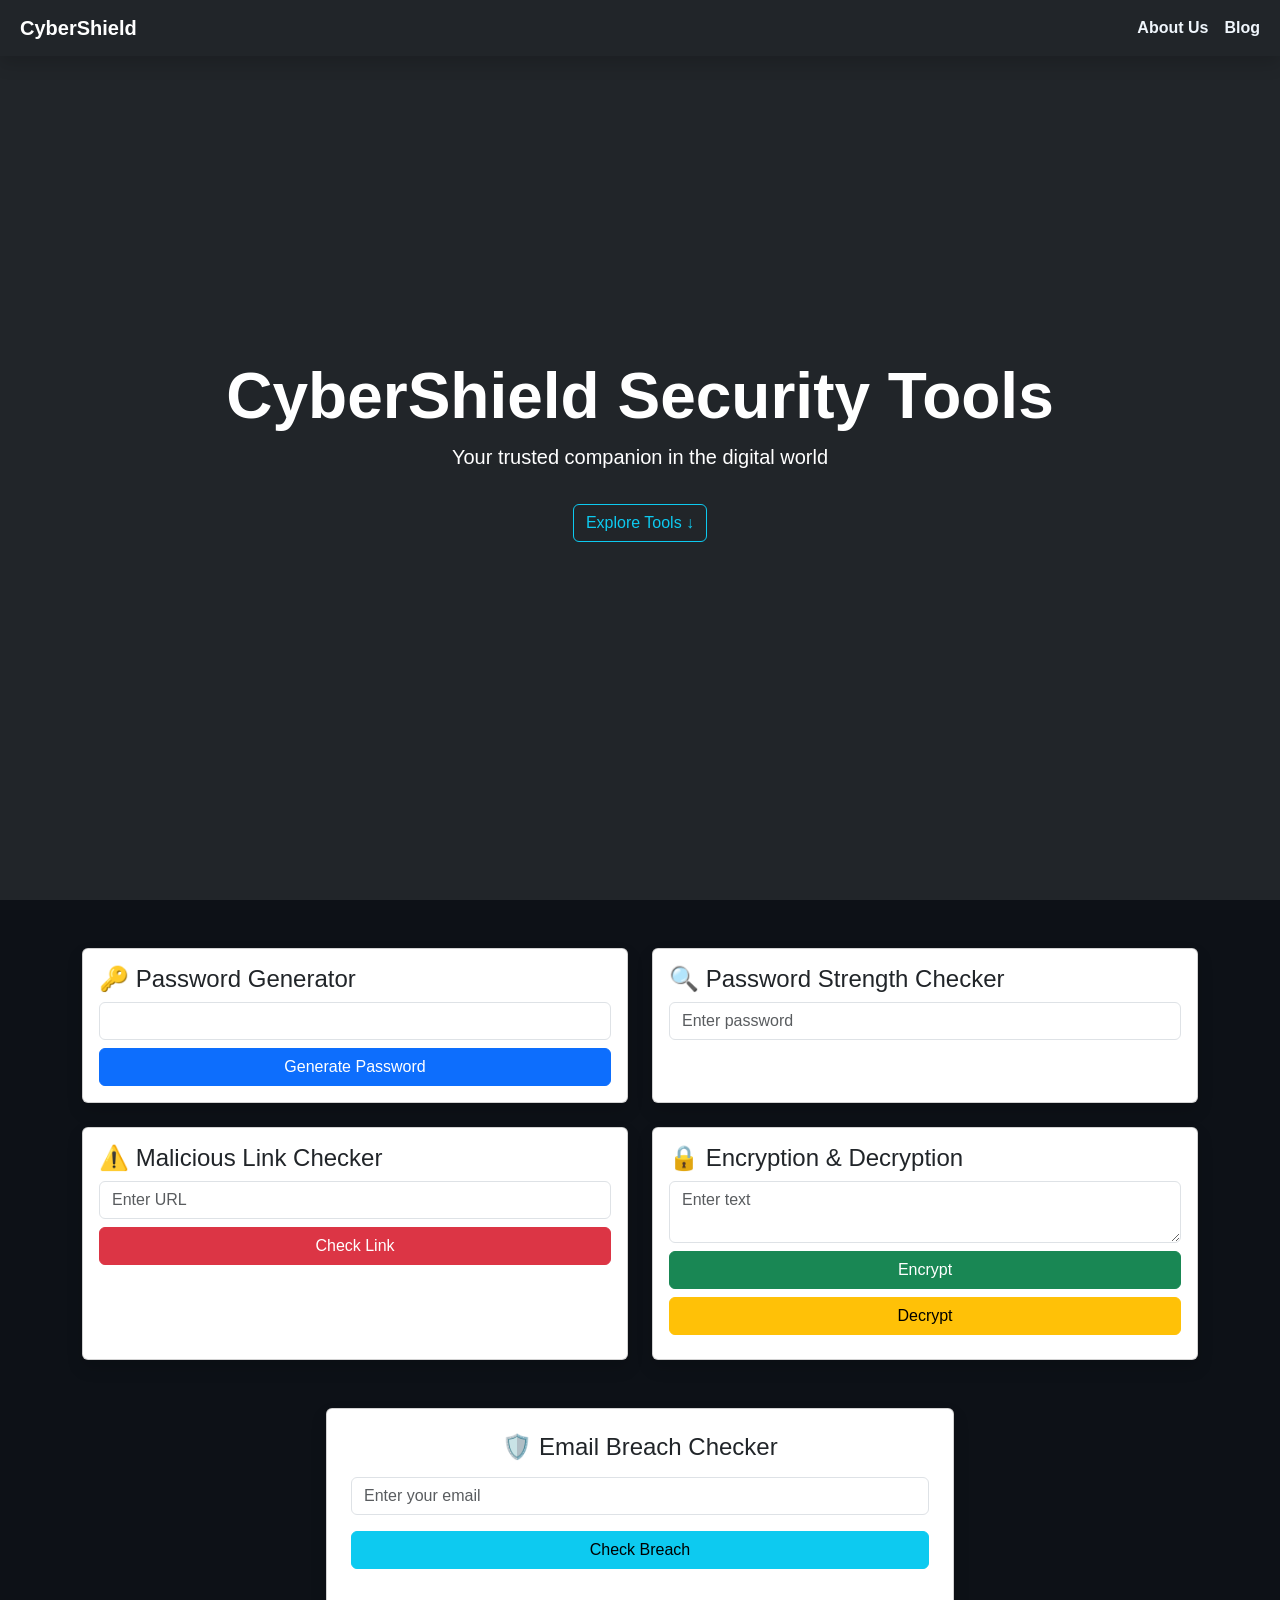
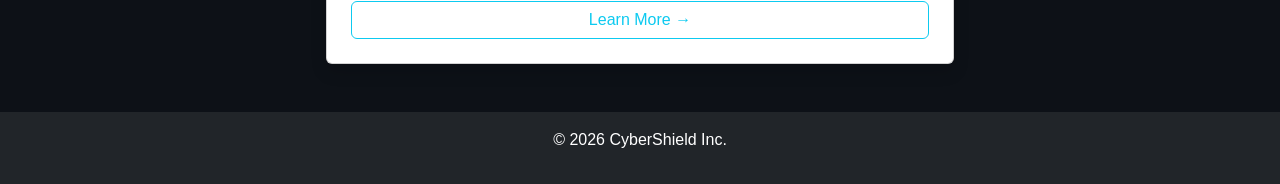
<file: index.html>
<!DOCTYPE html>
<html lang="en">
<head>
  <meta charset="UTF-8">
  <title>CyberShield Website</title>
  <meta name="viewport" content="width=device-width, initial-scale=1">
  <!-- Bootstrap -->
  <link href="https://cdn.jsdelivr.net/npm/bootstrap@5.3.2/dist/css/bootstrap.min.css" rel="stylesheet">
  <link rel="stylesheet" href="style.css">
</head>
<body>

<!-- Navbar -->
<nav class="navbar navbar-expand-lg navbar-dark bg-dark fixed-top shadow">
  <div class="container-fluid">
    <a class="navbar-brand ms-2 fw-bold" href="index.html">CyberShield</a>
    <button class="navbar-toggler" type="button" data-bs-toggle="collapse" data-bs-target="#navbarNav"
      aria-controls="navbarNav" aria-expanded="false" aria-label="Toggle navigation">
      <span class="navbar-toggler-icon"></span>
    </button>
    <div class="collapse navbar-collapse" id="navbarNav">
      <ul class="navbar-nav ms-auto">
        <li class="nav-item"><a class="nav-link" href="about.html">About Us</a></li>
        <li class="nav-item"><a class="nav-link" href="blog.html">Blog</a></li>
      </ul>
    </div>
  </div>
</nav>

<!-- Hero -->
<header class="bg-dark text-white text-center d-flex flex-column justify-content-center align-items-center vh-100">
  <h1 class="display-3 fw-bold fade-in">CyberShield Security Tools</h1>
  <p class="lead fade-in">Your trusted companion in the digital world</p>
  <a href="#tools" class="btn btn-outline-info mt-3">Explore Tools ↓</a>
</header>

<!-- Tools Section -->
<div id="tools" class="container my-5">
  <div class="row g-4">
    <!-- Password Generator -->
    <div class="col-md-6 fade-in">
      <div class="card p-3 shadow h-100">
        <h4>🔑 Password Generator</h4>
        <input type="text" id="generatedPassword" class="form-control mb-2" readonly>
        <button class="btn btn-primary" onclick="generatePassword()">Generate Password</button>
      </div>
    </div>

    <!-- Password Strength Checker -->
    <div class="col-md-6 fade-in">
      <div class="card p-3 shadow h-100">
        <h4>🔍 Password Strength Checker</h4>
        <input type="password" id="passwordInput" class="form-control mb-2" placeholder="Enter password">
        <div id="strengthResult" class="fw-bold"></div>
      </div>
    </div>

    <!-- Malicious Link Checker -->
    <div class="col-md-6 fade-in">
      <div class="card p-3 shadow h-100">
        <h4>⚠️ Malicious Link Checker</h4>
        <input type="text" id="linkInput" class="form-control mb-2" placeholder="Enter URL">
        <button class="btn btn-danger" onclick="checkLink()">Check Link</button>
        <div id="linkResult" class="mt-2"></div>
      </div>
    </div>

    <!-- Encryption / Decryption -->
    <div class="col-md-6 fade-in">
      <div class="card p-3 shadow h-100">
        <h4>🔒 Encryption & Decryption</h4>
        <textarea id="cryptoInput" class="form-control mb-2" placeholder="Enter text"></textarea>
        <button class="btn btn-success mb-2" onclick="encryptText()">Encrypt</button>
        <button class="btn btn-warning" onclick="decryptText()">Decrypt</button>
        <div id="cryptoResult" class="mt-2"></div>
      </div>
    </div>
  </div>
</div>

<!-- Email Breach Checker -->
<div class="row justify-content-center my-5 fade-in">
  <div class="col-md-6 d-flex align-items-stretch">
    <div class="card p-4 shadow w-100 text-center">
      <h4 class="mb-3">🛡️ Email Breach Checker</h4>
      <input type="email" id="emailInput" class="form-control mb-3" placeholder="Enter your email">
      <button class="btn btn-info w-100 mb-2" onclick="checkEmailBreach()">Check Breach</button>
      <div id="emailResult" class="mt-2 fw-semibold"></div>
      <a href="https://haveibeenpwned.com" target="_blank" class="btn btn-outline-info mt-3">Learn More →</a>
    </div>
  </div>
</div>

<!-- Footer -->
<footer class="bg-dark text-white text-center p-3 mt-auto">
  <p>© 2026 CyberShield Inc.</p>
</footer>

<script src="script.js"></script>
<script src="https://cdn.jsdelivr.net/npm/bootstrap@5.3.2/dist/js/bootstrap.bundle.min.js"></script>
</body>
</html>
</file>
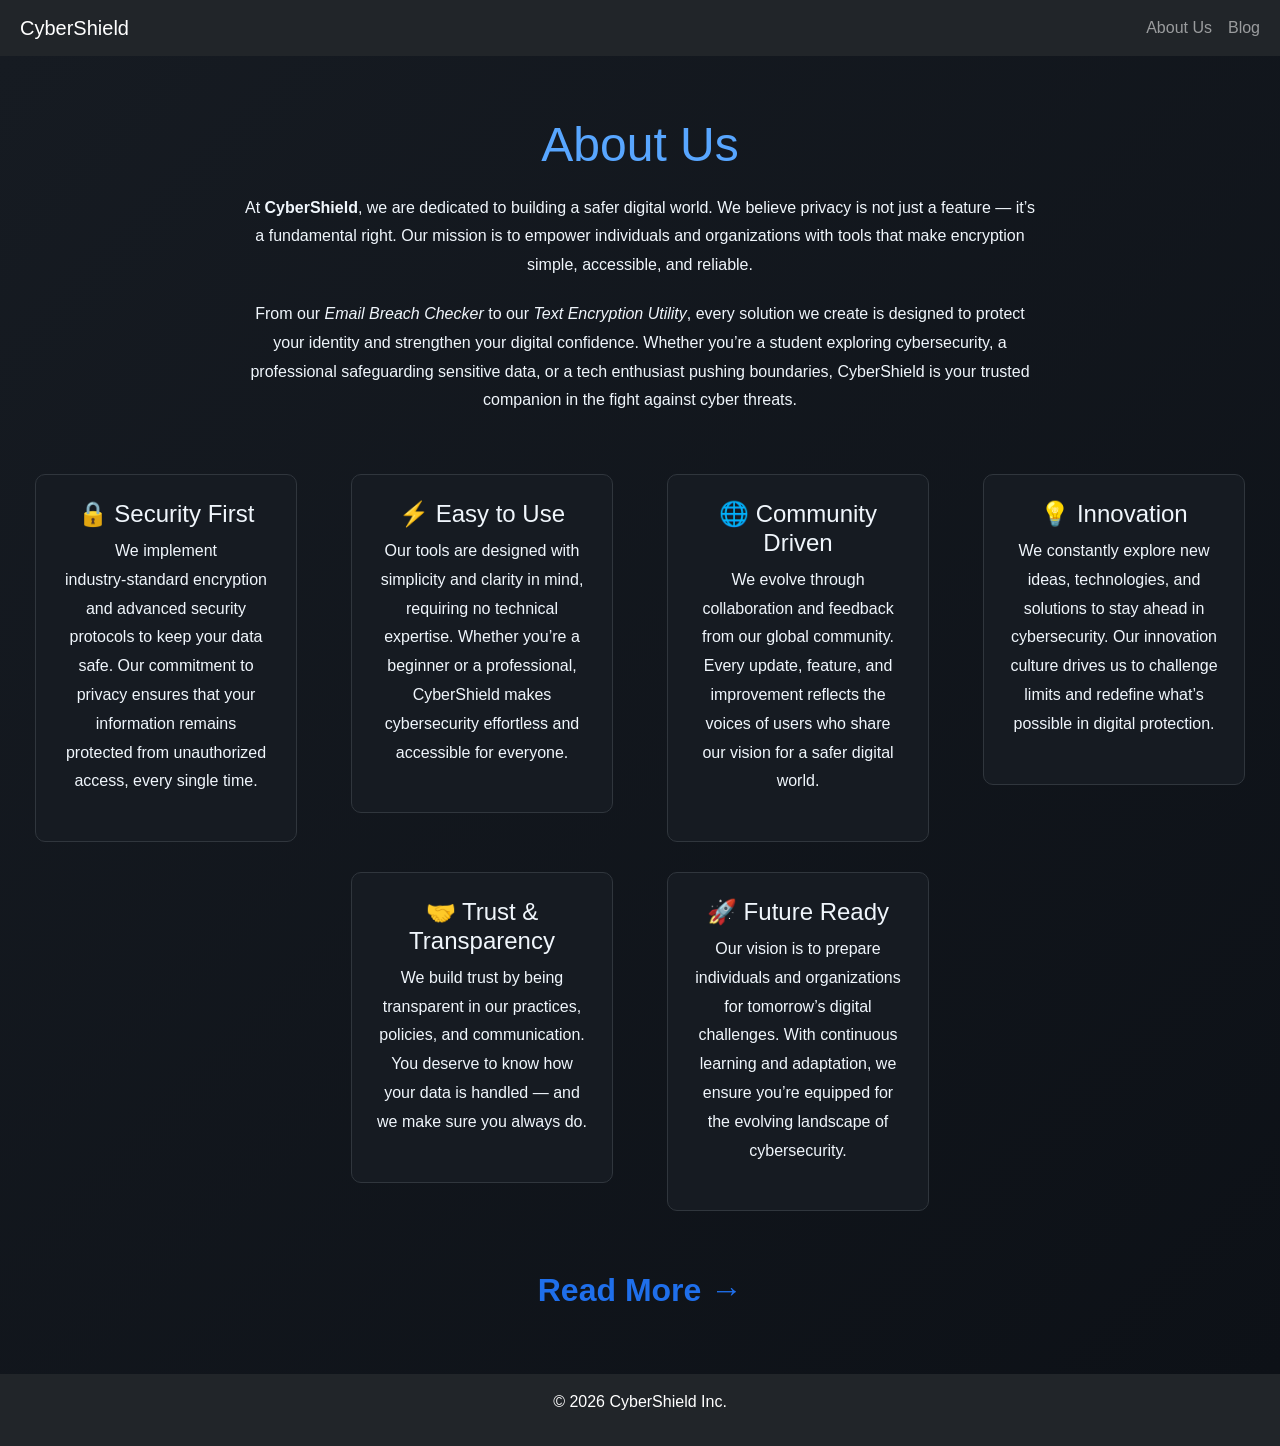
<file: about.html>
<!DOCTYPE html>
<html lang="en">
<head>
  <meta charset="UTF-8">
  <title>About Us - CyberSecurity</title>
  <link href="https://cdn.jsdelivr.net/npm/bootstrap@5.3.2/dist/css/bootstrap.min.css" rel="stylesheet">
  <style>
    /* Full screen smooth section */
    body, html {
      height: 100%;
      margin: 0;
      scroll-behavior: smooth;
      background-color: #0d1117;
      color: #f0f6fc;
      font-family: 'Segoe UI', Arial, sans-serif;
    }

    .about-section {
      min-height: 100vh; /* full screen height */
      display: flex;
      flex-direction: column;
      justify-content: center;
      align-items: center;
      padding: 60px 20px;
      text-align: center;
      background: linear-gradient(135deg, #161b22, #0d1117);
    }

    .about-section h1 {
      font-size: 3rem;
      margin-bottom: 20px;
      color: #58a6ff;
      animation: fadeInDown 1s ease;
    }

    .about-section p {
      max-width: 800px;
      line-height: 1.8;
      margin-bottom: 20px;
      animation: fadeInUp 1.2s ease;
    }

    .highlight-card {
      background-color: #161b22;
      border: 1px solid #30363d;
      border-radius: 10px;
      padding: 25px;
      margin: 15px;
      transition: transform 0.3s ease, box-shadow 0.3s ease;
    }

    .highlight-card:hover {
      transform: translateY(-8px);
      box-shadow: 0 8px 20px rgba(88,166,255,0.3);
    }

    .special-link {
      display: inline-block;
      font-size: 2rem;
      font-weight: bold;
      margin-top: 40px;
      color: #1f6feb;
      text-decoration: none;
      transition: color 0.3s ease;
    }

    .special-link:hover {
      color: #388bfd;
      text-decoration: underline;
    }

    /* Smooth fade animations */
    @keyframes fadeInDown {
      from { opacity: 0; transform: translateY(-30px); }
      to { opacity: 1; transform: translateY(0); }
    }

    @keyframes fadeInUp {
      from { opacity: 0; transform: translateY(30px); }
      to { opacity: 1; transform: translateY(0); }
    }
  </style>
</head>
<body>
  <!-- Navbar -->
<nav class="navbar navbar-expand-lg navbar-dark bg-dark">
  <div class="container-fluid">
    <!-- Brand -->
    <a class="navbar-brand ms-2" href="index.html">CyberShield</a>

    <!-- Mobile toggler (hamburger icon) -->
    <button class="navbar-toggler" type="button" data-bs-toggle="collapse" data-bs-target="#navbarNav"
      aria-controls="navbarNav" aria-expanded="false" aria-label="Toggle navigation">
      <span class="navbar-toggler-icon"></span>
    </button>

    <!-- Collapsible menu -->
    <div class="collapse navbar-collapse" id="navbarNav">
      <ul class="navbar-nav ms-auto">
        <li class="nav-item"><a class="nav-link" href="about.html">About Us</a></li>
        <li class="nav-item"><a class="nav-link" href="blog.html">Blog</a></li>
      </ul>
    </div>
  </div>
</nav>

  <!-- Full Screen About Us -->
  <section class="about-section">
    <h1>About Us</h1>
    <p>
      At <strong>CyberShield</strong>, we are dedicated to building a safer digital world.  
      We believe privacy is not just a feature — it’s a fundamental right.  
      Our mission is to empower individuals and organizations with tools that make encryption simple, accessible, and reliable.
    </p>
    <p>
      From our <em>Email Breach Checker</em> to our <em>Text Encryption Utility</em>, every solution we create is designed to protect your identity and strengthen your digital confidence.  
      Whether you’re a student exploring cybersecurity, a professional safeguarding sensitive data, or a tech enthusiast pushing boundaries, CyberShield is your trusted companion in the fight against cyber threats.
    </p>

    <!-- Highlights -->
    <div class="row justify-content-center mt-4">
      <div class="col-md-3">
  <div class="highlight-card">
    <h4>🔒 Security First</h4>
    <p>
      We implement industry‑standard encryption and advanced security protocols to keep your data safe.  
      Our commitment to privacy ensures that your information remains protected from unauthorized access, every single time.
    </p>
  </div>
</div>

<div class="col-md-3">
  <div class="highlight-card">
    <h4>⚡ Easy to Use</h4>
    <p>
      Our tools are designed with simplicity and clarity in mind, requiring no technical expertise.  
      Whether you’re a beginner or a professional, CyberShield makes cybersecurity effortless and accessible for everyone.
    </p>
  </div>
</div>

<div class="col-md-3">
  <div class="highlight-card">
    <h4>🌐 Community Driven</h4>
    <p>
      We evolve through collaboration and feedback from our global community.  
      Every update, feature, and improvement reflects the voices of users who share our vision for a safer digital world.
    </p>
  </div>
</div>

<div class="col-md-3">
  <div class="highlight-card">
    <h4>💡 Innovation</h4>
    <p>
      We constantly explore new ideas, technologies, and solutions to stay ahead in cybersecurity.  
      Our innovation culture drives us to challenge limits and redefine what’s possible in digital protection.
    </p>
  </div>
</div>

<div class="col-md-3">
  <div class="highlight-card">
    <h4>🤝 Trust & Transparency</h4>
    <p>
      We build trust by being transparent in our practices, policies, and communication.  
      You deserve to know how your data is handled — and we make sure you always do.
    </p>
  </div>
</div>

<div class="col-md-3">
  <div class="highlight-card">
    <h4>🚀 Future Ready</h4>
    <p>
      Our vision is to prepare individuals and organizations for tomorrow’s digital challenges.  
      With continuous learning and adaptation, we ensure you’re equipped for the evolving landscape of cybersecurity.
    </p>
  </div>
</div>

    <!-- Call to Action -->
    <a href="https://cybershield.co.in" class="special-link">Read More →</a>
  </section>
  <!-- Footer -->
<footer class="bg-dark text-white text-center p-3">
  <p>© 2026 CyberShield Inc.</p>
</footer>
<!-- Bootstrap JS bundle (needed for mobile menu toggle) -->
<script src="https://cdn.jsdelivr.net/npm/bootstrap@5.3.2/dist/js/bootstrap.bundle.min.js"></script>

<script>
  // Reveal highlight cards smoothly on scroll
  document.addEventListener("scroll", () => {
    document.querySelectorAll(".highlight-card").forEach(el => {
      const rect = el.getBoundingClientRect();
      if (rect.top < window.innerHeight - 50) {
        el.classList.add("visible");
      }
    });
  });

  // Trigger animations immediately on load for visible elements
  document.addEventListener("DOMContentLoaded", () => {
    document.querySelectorAll(".highlight-card").forEach(el => {
      const rect = el.getBoundingClientRect();
      if (rect.top < window.innerHeight - 50) {
        el.classList.add("visible");
      }
    });
  });
</script>

</body>
</html>
</file>
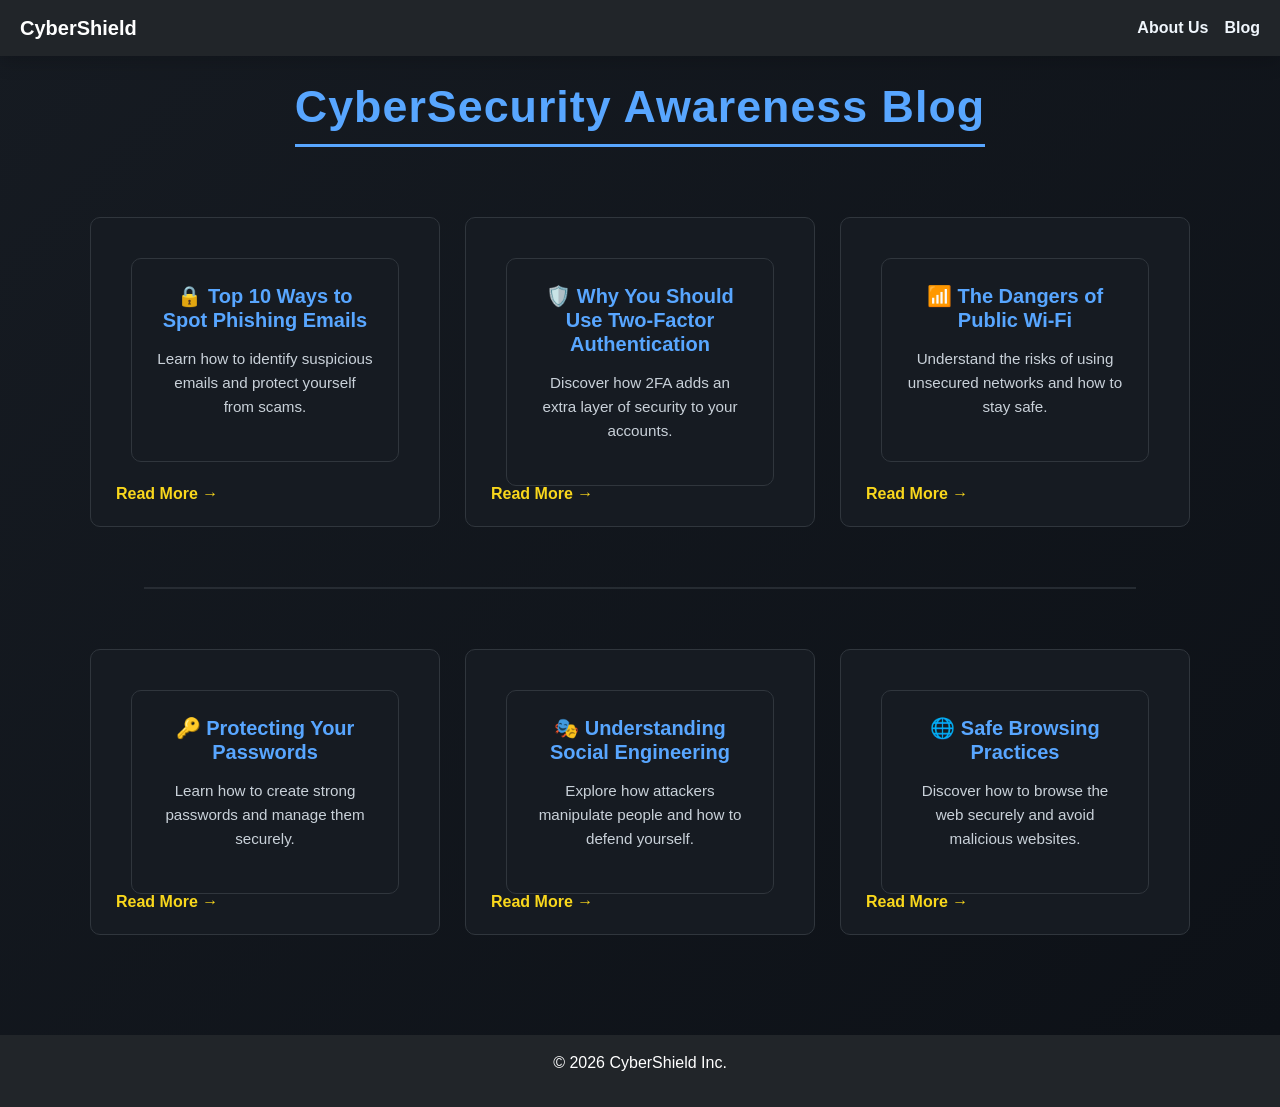
<file: blog.html>
<!DOCTYPE html>
<html lang="en">
<head>
  <meta charset="UTF-8">
  <title>Security Awareness Blog - CyberShield</title>
  <meta name="viewport" content="width=device-width, initial-scale=1">
  <!-- Bootstrap -->
  <link href="https://cdn.jsdelivr.net/npm/bootstrap@5.3.2/dist/css/bootstrap.min.css" rel="stylesheet">
  <link rel="stylesheet" href="style.css">
</head>
<body>

<!-- Navbar -->
<nav class="navbar navbar-expand-lg navbar-dark bg-dark fixed-top shadow">
  <div class="container-fluid">
    <a class="navbar-brand ms-2 fw-bold" href="index.html">CyberShield</a>
    <button class="navbar-toggler" type="button" data-bs-toggle="collapse" data-bs-target="#navbarNav"
      aria-controls="navbarNav" aria-expanded="false" aria-label="Toggle navigation">
      <span class="navbar-toggler-icon"></span>
    </button>
    <div class="collapse navbar-collapse" id="navbarNav">
      <ul class="navbar-nav ms-auto">
        <li class="nav-item"><a class="nav-link" href="about.html">About Us</a></li>
        <li class="nav-item"><a class="nav-link" href="blog.html">Blog</a></li>
      </ul>
    </div>
  </div>
</nav>

<!-- Blog Section -->
<section class="blog-section">
  <h1>CyberSecurity Awareness Blog</h1>

  <div class="blog-container">
    <div class="blog-card">
      <div class="highlight-card">
        <h5>🔒 Top 10 Ways to Spot Phishing Emails</h5>
        <p>Learn how to identify suspicious emails and protect yourself from scams.</p>
        <a href="https://www.adaptivesecurity.com/blog/how-to-spot-a-phishing-email" class="read-more">Read More →</a>
      </div>
    </div>

    <div class="blog-card">
      <div class="highlight-card">
        <h5>🛡️ Why You Should Use Two-Factor Authentication</h5>
        <p>Discover how 2FA adds an extra layer of security to your accounts.</p>
        <a href="https://www.sciencenewstoday.org/the-importance-of-two-factor-authentication-2fa" class="read-more">Read More →</a>
      </div>
    </div>

    <div class="blog-card">
      <div class="highlight-card">
        <h5>📶 The Dangers of Public Wi-Fi</h5>
        <p>Understand the risks of using unsecured networks and how to stay safe.</p>
        <a href="https://www.sciencenewstoday.org/the-dangers-of-public-wi-fi-how-to-stay-safe-while-connected" class="read-more">Read More →</a>
      </div>
    </div>
  </div>

  <div class="divider"></div>

  <div class="blog-container">
    <div class="blog-card">
      <div class="highlight-card">
        <h5>🔑 Protecting Your Passwords</h5>
        <p>Learn how to create strong passwords and manage them securely.</p>
        <a href="https://www.loginradius.com/blog/identity/password-management-best-practices" class="read-more">Read More →</a>
      </div>
    </div>

    <div class="blog-card">
      <div class="highlight-card">
        <h5>🎭 Understanding Social Engineering</h5>
        <p>Explore how attackers manipulate people and how to defend yourself.</p>
        <a href="https://www.cyberhaven.com/infosec-essentials/what-is-social-engineering" class="read-more">Read More →</a>
      </div>
    </div>

    <div class="blog-card">
      <div class="highlight-card">
        <h5>🌐 Safe Browsing Practices</h5>
        <p>Discover how to browse the web securely and avoid malicious websites.</p>
        <a href="https://www.ntiva.com/blog/10-best-practices-for-safe-internet-browsing" class="read-more">Read More →</a>
      </div>
    </div>
  </div>
</section>

<!-- Footer -->
<footer class="bg-dark text-white text-center p-3">
  <p>© 2026 CyberShield Inc.</p>
</footer>

<!-- Bootstrap JS -->
<script src="https://cdn.jsdelivr.net/npm/bootstrap@5.3.2/dist/js/bootstrap.bundle.min.js"></script>
<script>
  // Reveal highlight cards smoothly on scroll
  document.addEventListener("scroll", () => {
    document.querySelectorAll(".highlight-card").forEach(el => {
      const rect = el.getBoundingClientRect();
      if (rect.top < window.innerHeight - 50) {
        el.classList.add("visible");
      }
    });
  });

  // Trigger animations immediately on load for visible elements
  document.addEventListener("DOMContentLoaded", () => {
    document.querySelectorAll(".highlight-card").forEach(el => {
      const rect = el.getBoundingClientRect();
      if (rect.top < window.innerHeight - 50) {
        el.classList.add("visible");
      }
    });
  });
</script>
</body>
</html>
</file>
<file: style.css>
/* Global base styling */
html {
  scroll-behavior: smooth;
}

body {
  background-color: #0d1117;
  color: #f0f6fc;
  font-family: 'Segoe UI', Arial, sans-serif;
  margin: 0;
}

/* Navbar styling */
.navbar-nav .nav-link {
  color: #f0f6fc !important;
  font-weight: 600;
}
.navbar-nav .nav-link:hover {
  color: #58a6ff !important;
}

/* Smooth animations */
@keyframes slideInDown {
  from { opacity: 0; transform: translateY(-40px); }
  to { opacity: 1; transform: translateY(0); }
}

@keyframes slideInUp {
  from { opacity: 0; transform: translateY(40px); }
  to { opacity: 1; transform: translateY(0); }
}

@keyframes zoomIn {
  from { opacity: 0; transform: scale(0.9); }
  to { opacity: 1; transform: scale(1); }
}

/* About section */
.about-section h1 {
  font-size: 3rem;
  margin-bottom: 20px;
  color: #58a6ff;
  animation: slideInDown 1s ease forwards;
}

.about-section p {
  max-width: 800px;
  line-height: 1.8;
  margin-bottom: 20px;
  animation: slideInUp 1.2s ease forwards;
}

/* Highlight cards */
.highlight-card {
  background-color: #161b22;
  border: 1px solid #30363d;
  border-radius: 10px;
  padding: 25px;
  margin: 15px;
  transition: transform 0.3s ease, box-shadow 0.3s ease;
}
.highlight-card:hover {
  transform: translateY(-8px);
  box-shadow: 0 8px 20px rgba(88,166,255,0.3);
}

/* Blog section */
.blog-section {
  padding: 80px 20px;
  text-align: center;
  background: linear-gradient(135deg, #161b22, #0d1117);
}

.blog-section h1 {
  color: #58a6ff;
  margin-bottom: 50px;
  font-size: 2.8rem;
  font-weight: bold;
  border-bottom: 3px solid #58a6ff;
  display: inline-block;
  padding-bottom: 10px;
  letter-spacing: 1px;
}

/* Blog container */
.blog-container {
  display: flex;
  flex-wrap: wrap;        /* allows multiple cards per row */
  justify-content: center;
  gap: 25px;
  padding: 20px;
}

/* Blog cards */
.blog-card {
  flex: 1 1 300px;        /* flexible width for horizontal layout */
  max-width: 350px;
  background-color: #161b22;
  border: 1px solid #30363d;
  border-radius: 10px;
  padding: 25px;
  transition: transform 0.3s ease, box-shadow 0.3s ease;
  position: relative;
}

.blog-card:hover {
  transform: translateY(-8px);
  box-shadow: 0 8px 20px rgba(88,166,255,0.3);
  border-color: #58a6ff;
}

.blog-card h5 {
  color: #58a6ff;
  font-weight: bold;
  margin-bottom: 15px;
}

.blog-card p {
  color: #c9d1d9;
  font-size: 0.95rem;
  line-height: 1.6;
}

.read-more {
  color: #f9d71c;
  font-weight: bold;
  text-decoration: none;
  position: absolute;
  bottom: 20px;
  left: 25px;
  transition: color 0.3s ease;
}

.read-more:hover {
  color: #ffd700;
  text-decoration: underline;
}

/* Divider lines in blog */
.divider {
  border-top: 2px solid #30363d;
  margin: 40px auto;
  width: 80%;
  opacity: 0.7;
}

/* Responsive layout for mobile */
@media (max-width: 768px) {
  .blog-container {
    flex-direction: column;   /* stack vertically */
    align-items: center;
  }

  .blog-card {
    width: 90%;
    max-width: none;
  }

  h1 {
    font-size: 2rem;
    text-align: center;
  }

  p {
    font-size: 1rem;
    padding: 0 10px;
  }
}
</file>
